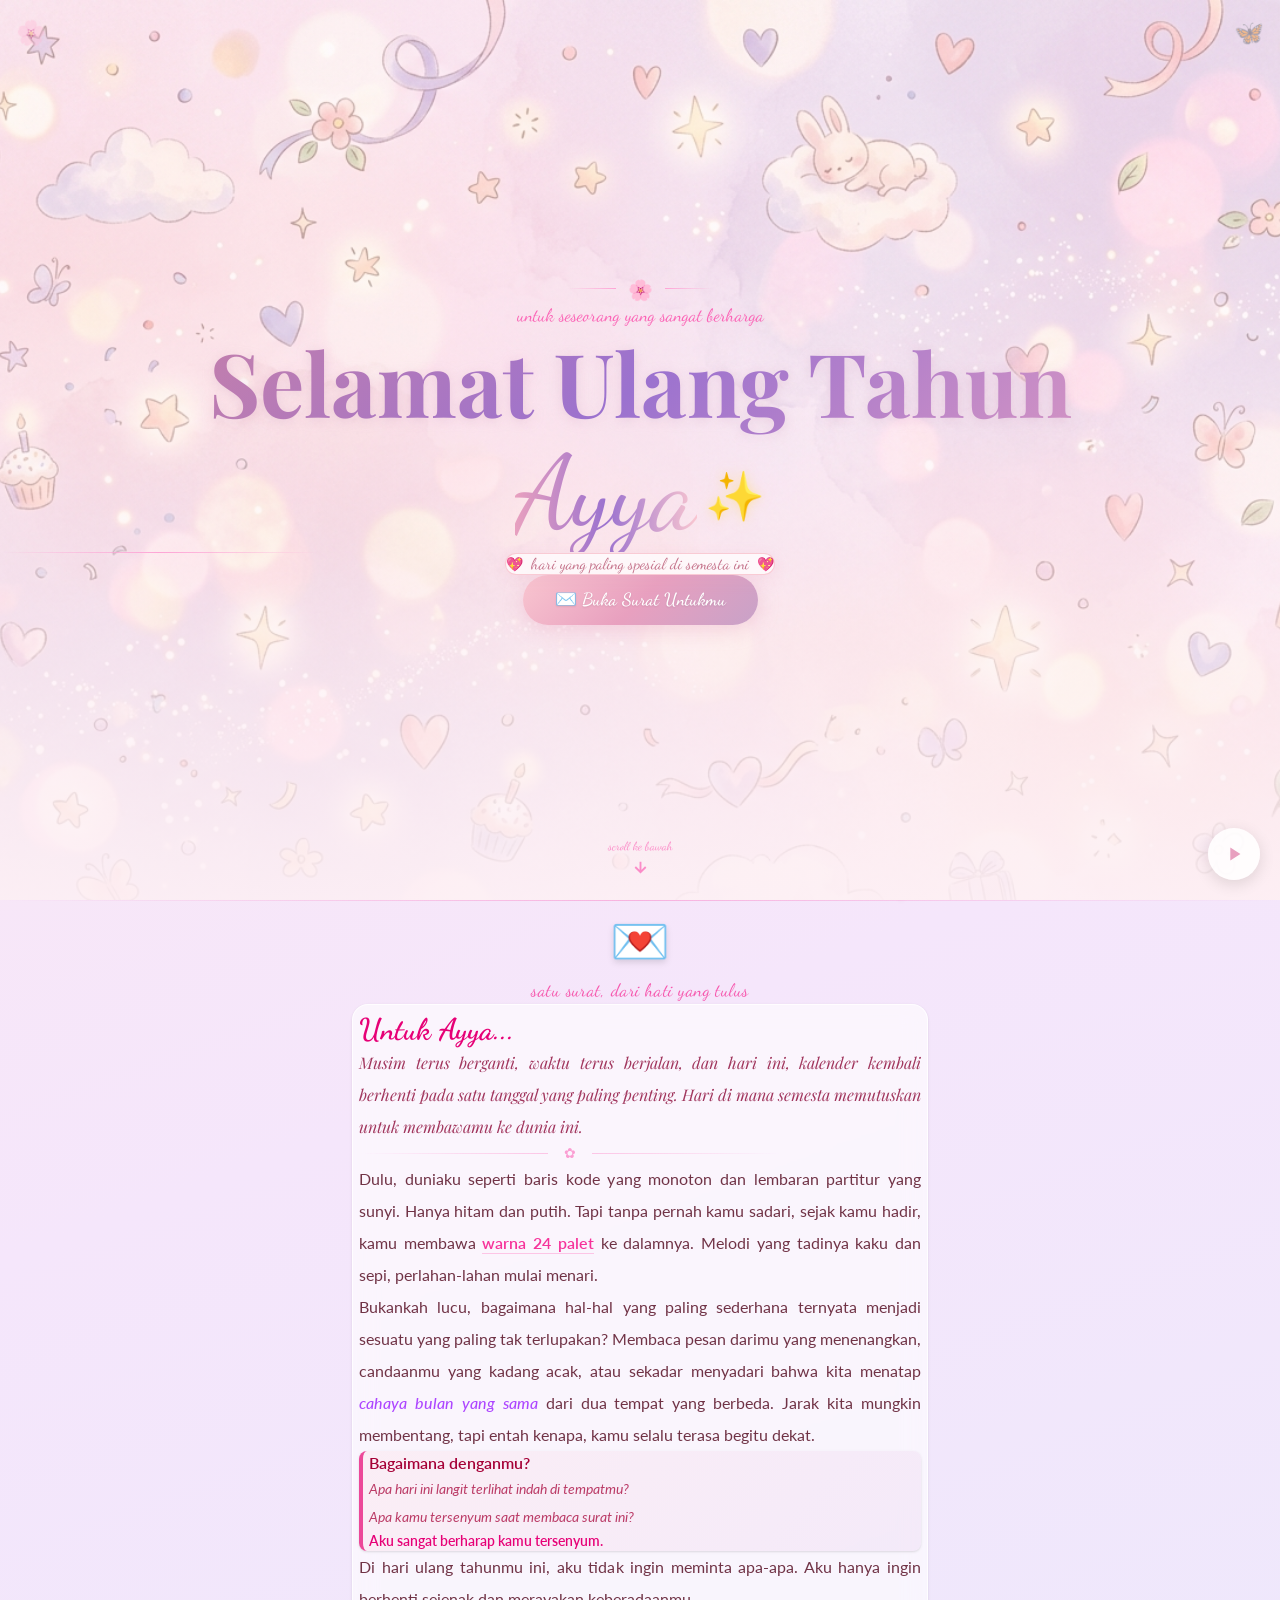
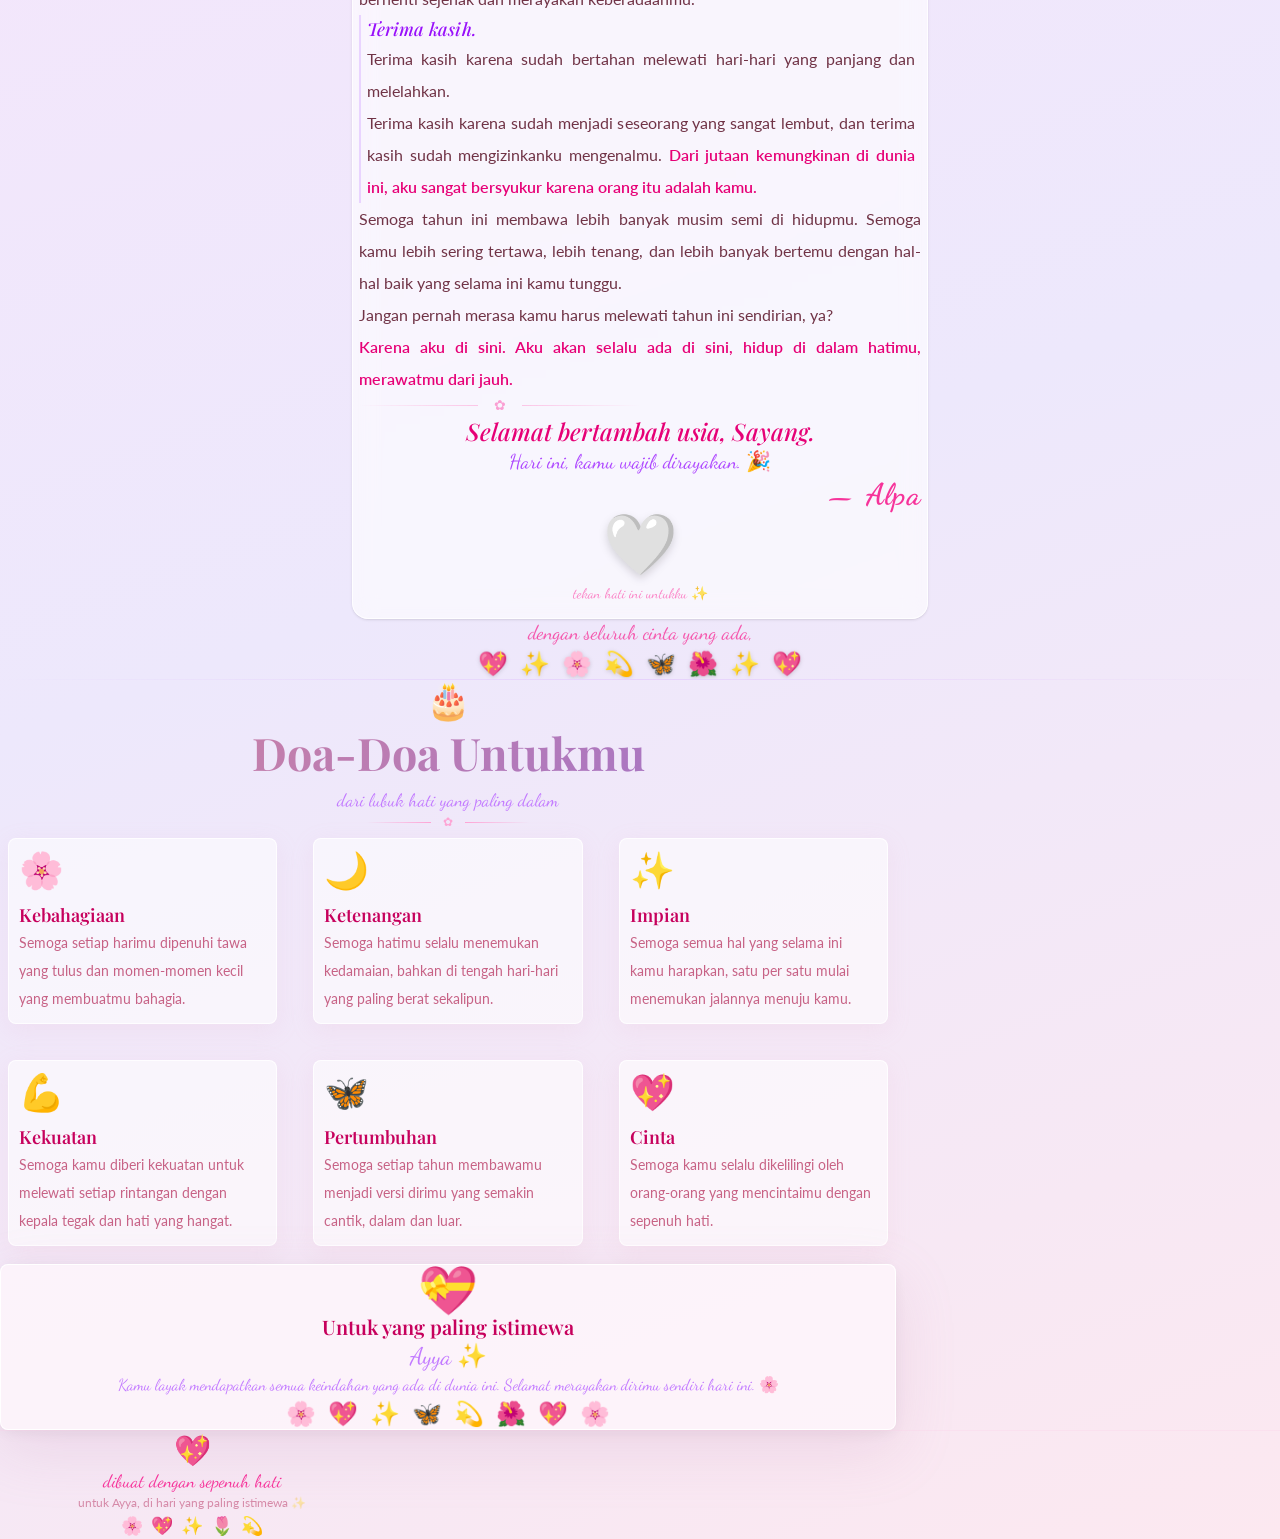
<file: ultah/index.html>
<!doctype html>
<html lang="id">
  <head>
    <meta charset="UTF-8" />
    <link rel="icon" type="image/svg+xml" href="data:image/svg+xml,<svg xmlns='http://www.w3.org/2000/svg' viewBox='0 0 100 100'><text y='.9em' font-size='90'>🌸</text></svg>" />
    <meta name="viewport" content="width=device-width, initial-scale=1.0" />
    <title>Selamat Ulang Tahun, Ayya 🌸</title>
    <meta name="description" content="Sebuah surat cinta untuk merayakan hari istimewa Ayya. Selamat ulang tahun, Sayang!" />
    <meta property="og:title" content="Selamat Ulang Tahun, Ayya 🌸" />
    <meta property="og:description" content="Sebuah surat cinta untuk merayakan hari istimewa Ayya." />
    <meta name="theme-color" content="#f9c6d0" />
    <script type="module" crossorigin src="./assets/index-DV5eTbkN.js"></script>
    <link rel="stylesheet" crossorigin href="./assets/index-Bk3b-ClI.css">
  </head>
  <body>
    <div id="root"></div>
  </body>
</html>
</file>
<file: ultah/assets/index-Bk3b-ClI.css>
@import "https://fonts.googleapis.com/css2?family=Playfair+Display:ital,wght@0,400;0,500;0,600;1,400;1,500&family=Lato:wght@300;400;700&family=Dancing+Script:wght@400;600;700&display=swap";@layer components;@layer properties{@supports (((-webkit-hyphens:none)) and (not (margin-trim:inline))) or ((-moz-orient:inline) and (not (color:rgb(from red r g b)))){*,:before,:after,::backdrop{--tw-translate-x:0;--tw-translate-y:0;--tw-translate-z:0;--tw-rotate-x:initial;--tw-rotate-y:initial;--tw-rotate-z:initial;--tw-skew-x:initial;--tw-skew-y:initial;--tw-space-y-reverse:0;--tw-border-style:solid;--tw-gradient-position:initial;--tw-gradient-from:#0000;--tw-gradient-via:#0000;--tw-gradient-to:#0000;--tw-gradient-stops:initial;--tw-gradient-via-stops:initial;--tw-gradient-from-position:0%;--tw-gradient-via-position:50%;--tw-gradient-to-position:100%;--tw-leading:initial;--tw-font-weight:initial;--tw-tracking:initial;--tw-shadow:0 0 #0000;--tw-shadow-color:initial;--tw-shadow-alpha:100%;--tw-inset-shadow:0 0 #0000;--tw-inset-shadow-color:initial;--tw-inset-shadow-alpha:100%;--tw-ring-color:initial;--tw-ring-shadow:0 0 #0000;--tw-inset-ring-color:initial;--tw-inset-ring-shadow:0 0 #0000;--tw-ring-inset:initial;--tw-ring-offset-width:0px;--tw-ring-offset-color:#fff;--tw-ring-offset-shadow:0 0 #0000;--tw-blur:initial;--tw-brightness:initial;--tw-contrast:initial;--tw-grayscale:initial;--tw-hue-rotate:initial;--tw-invert:initial;--tw-opacity:initial;--tw-saturate:initial;--tw-sepia:initial;--tw-drop-shadow:initial;--tw-drop-shadow-color:initial;--tw-drop-shadow-alpha:100%;--tw-drop-shadow-size:initial;--tw-backdrop-blur:initial;--tw-backdrop-brightness:initial;--tw-backdrop-contrast:initial;--tw-backdrop-grayscale:initial;--tw-backdrop-hue-rotate:initial;--tw-backdrop-invert:initial;--tw-backdrop-opacity:initial;--tw-backdrop-saturate:initial;--tw-backdrop-sepia:initial;--tw-duration:initial;--tw-ease:initial;--tw-scale-x:1;--tw-scale-y:1;--tw-scale-z:1}}}@layer theme{:root,:host{--font-sans:-apple-system, BlinkMacSystemFont, "Segoe UI", Roboto, "Helvetica Neue", "Noto Sans", Arial, sans-serif, "Apple Color Emoji", "Segoe UI Emoji", "Segoe UI Symbol", "Noto Color Emoji";--font-mono:ui-monospace, SFMono-Regular, Menlo, Monaco, Consolas, "Liberation Mono", "Courier New", monospace;--color-yellow-300:oklch(90.5% .182 98.111);--color-purple-200:oklch(90.2% .063 306.703);--color-purple-300:oklch(82.7% .119 306.383);--color-purple-400:oklch(71.4% .203 305.504);--color-purple-500:oklch(62.7% .265 303.9);--color-purple-600:oklch(55.8% .288 302.321);--color-pink-200:oklch(89.9% .061 343.231);--color-pink-300:oklch(82.3% .12 346.018);--color-pink-400:oklch(71.8% .202 349.761);--color-pink-500:oklch(65.6% .241 354.308);--color-pink-600:oklch(59.2% .249 .584);--color-pink-700:oklch(52.5% .223 3.958);--color-rose-800:oklch(45.5% .188 13.697);--color-rose-900:oklch(41% .159 10.272);--color-rose-950:oklch(27.1% .105 12.094);--color-white:#fff;--spacing:.25rem;--container-xs:20rem;--container-sm:24rem;--container-xl:36rem;--container-2xl:42rem;--container-4xl:56rem;--text-xs:.75rem;--text-xs--line-height:calc(1 / .75);--text-sm:.875rem;--text-sm--line-height:calc(1.25 / .875);--text-base:1rem;--text-base--line-height:calc(1.5 / 1);--text-lg:1.125rem;--text-lg--line-height:calc(1.75 / 1.125);--text-xl:1.25rem;--text-xl--line-height:calc(1.75 / 1.25);--text-2xl:1.5rem;--text-2xl--line-height:calc(2 / 1.5);--text-3xl:1.875rem;--text-3xl--line-height:calc(2.25 / 1.875);--text-4xl:2.25rem;--text-4xl--line-height:calc(2.5 / 2.25);--text-5xl:3rem;--text-5xl--line-height:1;--text-6xl:3.75rem;--text-6xl--line-height:1;--font-weight-medium:500;--font-weight-semibold:600;--font-weight-bold:700;--tracking-wide:.025em;--tracking-wider:.05em;--leading-tight:1.25;--leading-snug:1.375;--leading-loose:2;--radius-lg:.5rem;--radius-2xl:1rem;--drop-shadow-sm:0 1px 2px #00000026;--drop-shadow-md:0 3px 3px #0000001f;--drop-shadow-lg:0 4px 4px #00000026;--ease-out:cubic-bezier(0, 0, .2, 1);--ease-in-out:cubic-bezier(.4, 0, .2, 1);--animate-pulse:pulse 2s cubic-bezier(.4, 0, .6, 1) infinite;--blur-md:12px;--default-transition-duration:.15s;--default-transition-timing-function:cubic-bezier(.4, 0, .2, 1);--default-font-family:var(--font-sans);--default-mono-font-family:var(--font-mono)}}@layer base{*,:after,:before,::backdrop{box-sizing:border-box;border:0 solid;margin:0;padding:0}::file-selector-button{box-sizing:border-box;border:0 solid;margin:0;padding:0}html,:host{-webkit-text-size-adjust:100%;tab-size:4;line-height:1.5;font-family:var(--default-font-family,-apple-system, BlinkMacSystemFont, "Segoe UI", Roboto, "Helvetica Neue", "Noto Sans", Arial, sans-serif, "Apple Color Emoji", "Segoe UI Emoji", "Segoe UI Symbol", "Noto Color Emoji");font-feature-settings:var(--default-font-feature-settings,normal);font-variation-settings:var(--default-font-variation-settings,normal);-webkit-tap-highlight-color:transparent}hr{height:0;color:inherit;border-top-width:1px}abbr:where([title]){-webkit-text-decoration:underline dotted;text-decoration:underline dotted}h1,h2,h3,h4,h5,h6{font-size:inherit;font-weight:inherit}a{color:inherit;-webkit-text-decoration:inherit;-webkit-text-decoration:inherit;-webkit-text-decoration:inherit;-webkit-text-decoration:inherit;text-decoration:inherit}b,strong{font-weight:bolder}code,kbd,samp,pre{font-family:var(--default-mono-font-family,ui-monospace, SFMono-Regular, Menlo, Monaco, Consolas, "Liberation Mono", "Courier New", monospace);font-feature-settings:var(--default-mono-font-feature-settings,normal);font-variation-settings:var(--default-mono-font-variation-settings,normal);font-size:1em}small{font-size:80%}sub,sup{vertical-align:baseline;font-size:75%;line-height:0;position:relative}sub{bottom:-.25em}sup{top:-.5em}table{text-indent:0;border-color:inherit;border-collapse:collapse}:-moz-focusring:where(:not(iframe)){outline:auto}progress{vertical-align:baseline}summary{display:list-item}ol,ul,menu{list-style:none}img,svg,video,canvas,audio,iframe,embed,object{vertical-align:middle;display:block}img,video{max-width:100%;height:auto}button,input,select,optgroup,textarea{font:inherit;font-feature-settings:inherit;font-variation-settings:inherit;letter-spacing:inherit;color:inherit;opacity:1;background-color:#0000;border-radius:0}::file-selector-button{font:inherit;font-feature-settings:inherit;font-variation-settings:inherit;letter-spacing:inherit;color:inherit;opacity:1;background-color:#0000;border-radius:0}:where(select:is([multiple],[size])) optgroup{font-weight:bolder}:where(select:is([multiple],[size])) optgroup option{padding-inline-start:20px}::file-selector-button{margin-inline-end:4px}::placeholder{opacity:1}@supports (not ((-webkit-appearance:-apple-pay-button))) or (contain-intrinsic-size:1px){::placeholder{color:currentColor}@supports (color:color-mix(in lab, red, red)){::placeholder{color:color-mix(in oklab, currentcolor 50%, transparent)}}}textarea{resize:vertical}::-webkit-search-decoration{-webkit-appearance:none}::-webkit-date-and-time-value{min-height:1lh;text-align:inherit}::-webkit-datetime-edit{display:inline-flex}::-webkit-datetime-edit-fields-wrapper{padding:0}::-webkit-datetime-edit{padding-block:0}::-webkit-datetime-edit-year-field{padding-block:0}::-webkit-datetime-edit-month-field{padding-block:0}::-webkit-datetime-edit-day-field{padding-block:0}::-webkit-datetime-edit-hour-field{padding-block:0}::-webkit-datetime-edit-minute-field{padding-block:0}::-webkit-datetime-edit-second-field{padding-block:0}::-webkit-datetime-edit-millisecond-field{padding-block:0}::-webkit-datetime-edit-meridiem-field{padding-block:0}::-webkit-calendar-picker-indicator{line-height:1}:-moz-ui-invalid{box-shadow:none}button,input:where([type=button],[type=reset],[type=submit]){appearance:button}::file-selector-button{appearance:button}::-webkit-inner-spin-button{height:auto}::-webkit-outer-spin-button{height:auto}[hidden]:where(:not([hidden=until-found])){display:none!important}}@layer utilities{.pointer-events-none{pointer-events:none}.\!visible{visibility:visible!important}.visible{visibility:visible}.absolute{position:absolute}.fixed{position:fixed}.relative{position:relative}.inset-0{inset:0}.top-0{top:0}.top-4{top:calc(var(--spacing) * 4)}.right-0{right:0}.right-4{right:calc(var(--spacing) * 4)}.right-5{right:calc(var(--spacing) * 5)}.-bottom-0\.5{bottom:calc(var(--spacing) * -.5)}.bottom-5{bottom:calc(var(--spacing) * 5)}.bottom-6{bottom:calc(var(--spacing) * 6)}.left-0{left:0}.left-1\/2{left:50%}.left-4{left:calc(var(--spacing) * 4)}.z-0{z-index:0}.z-10{z-index:10}.z-50{z-index:50}.mx-auto{margin-inline:auto}.mt-1\.5{margin-top:calc(var(--spacing) * 1.5)}.mt-2{margin-top:calc(var(--spacing) * 2)}.mt-4{margin-top:calc(var(--spacing) * 4)}.mt-7{margin-top:calc(var(--spacing) * 7)}.mt-12{margin-top:calc(var(--spacing) * 12)}.mb-1\.5{margin-bottom:calc(var(--spacing) * 1.5)}.mb-2{margin-bottom:calc(var(--spacing) * 2)}.mb-3{margin-bottom:calc(var(--spacing) * 3)}.mb-4{margin-bottom:calc(var(--spacing) * 4)}.mb-5{margin-bottom:calc(var(--spacing) * 5)}.mb-6{margin-bottom:calc(var(--spacing) * 6)}.mb-8{margin-bottom:calc(var(--spacing) * 8)}.mb-12{margin-bottom:calc(var(--spacing) * 12)}.block{display:block}.flex{display:flex}.grid{display:grid}.inline-block{display:inline-block}.inline-flex{display:inline-flex}.h-13{height:calc(var(--spacing) * 13)}.h-px{height:1px}.min-h-6{min-height:calc(var(--spacing) * 6)}.min-h-screen{min-height:100vh}.w-1\/2{width:50%}.w-3\/4{width:75%}.w-12{width:calc(var(--spacing) * 12)}.w-13{width:calc(var(--spacing) * 13)}.w-16{width:calc(var(--spacing) * 16)}.w-full{width:100%}.max-w-sm{max-width:var(--container-sm)}.max-w-xl{max-width:var(--container-xl)}.max-w-xs{max-width:var(--container-xs)}.flex-1{flex:1}.-translate-x-1\/2{--tw-translate-x:calc(calc(1 / 2 * 100%) * -1);translate:var(--tw-translate-x) var(--tw-translate-y)}.translate-y-0{--tw-translate-y:0px;translate:var(--tw-translate-x) var(--tw-translate-y)}.translate-y-8{--tw-translate-y:calc(var(--spacing) * 8);translate:var(--tw-translate-x) var(--tw-translate-y)}.transform{transform:var(--tw-rotate-x,) var(--tw-rotate-y,) var(--tw-rotate-z,) var(--tw-skew-x,) var(--tw-skew-y,)}.animate-pulse{animation:var(--animate-pulse)}.cursor-default{cursor:default}.cursor-pointer{cursor:pointer}.grid-cols-1{grid-template-columns:repeat(1,minmax(0,1fr))}.flex-col{flex-direction:column}.flex-wrap{flex-wrap:wrap}.items-center{align-items:center}.items-start{align-items:flex-start}.justify-center{justify-content:center}.gap-1{gap:var(--spacing)}.gap-2{gap:calc(var(--spacing) * 2)}.gap-3{gap:calc(var(--spacing) * 3)}.gap-4{gap:calc(var(--spacing) * 4)}.gap-5{gap:calc(var(--spacing) * 5)}:where(.space-y-2>:not(:last-child)){--tw-space-y-reverse:0;margin-block-start:calc(calc(var(--spacing) * 2) * var(--tw-space-y-reverse));margin-block-end:calc(calc(var(--spacing) * 2) * calc(1 - var(--tw-space-y-reverse)))}:where(.space-y-3>:not(:last-child)){--tw-space-y-reverse:0;margin-block-start:calc(calc(var(--spacing) * 3) * var(--tw-space-y-reverse));margin-block-end:calc(calc(var(--spacing) * 3) * calc(1 - var(--tw-space-y-reverse)))}:where(.space-y-4>:not(:last-child)){--tw-space-y-reverse:0;margin-block-start:calc(calc(var(--spacing) * 4) * var(--tw-space-y-reverse));margin-block-end:calc(calc(var(--spacing) * 4) * calc(1 - var(--tw-space-y-reverse)))}:where(.space-y-7>:not(:last-child)){--tw-space-y-reverse:0;margin-block-start:calc(calc(var(--spacing) * 7) * var(--tw-space-y-reverse));margin-block-end:calc(calc(var(--spacing) * 7) * calc(1 - var(--tw-space-y-reverse)))}.overflow-hidden{overflow:hidden}.rounded-2xl{border-radius:var(--radius-2xl)}.rounded-full{border-radius:2147483647px}.rounded-lg{border-radius:var(--radius-lg)}.border{border-style:var(--tw-border-style);border-width:1px}.border-0{border-style:var(--tw-border-style);border-width:0}.border-t{border-top-style:var(--tw-border-style);border-top-width:1px}.border-l-2{border-left-style:var(--tw-border-style);border-left-width:2px}.border-l-4{border-left-style:var(--tw-border-style);border-left-width:4px}.border-pink-200\/30{border-color:#fccee84d}@supports (color:color-mix(in lab, red, red)){.border-pink-200\/30{border-color:color-mix(in oklab, var(--color-pink-200) 30%, transparent)}}.border-purple-200{border-color:var(--color-purple-200)}.border-white\/80{border-color:#fffc}@supports (color:color-mix(in lab, red, red)){.border-white\/80{border-color:color-mix(in oklab, var(--color-white) 80%, transparent)}}.bg-pink-300\/60{background-color:#fda5d599}@supports (color:color-mix(in lab, red, red)){.bg-pink-300\/60{background-color:color-mix(in oklab, var(--color-pink-300) 60%, transparent)}}.bg-transparent{background-color:#0000}.bg-white\/60{background-color:#fff9}@supports (color:color-mix(in lab, red, red)){.bg-white\/60{background-color:color-mix(in oklab, var(--color-white) 60%, transparent)}}.bg-gradient-to-l{--tw-gradient-position:to left in oklab;background-image:linear-gradient(var(--tw-gradient-stops))}.bg-gradient-to-r{--tw-gradient-position:to right in oklab;background-image:linear-gradient(var(--tw-gradient-stops))}.from-transparent{--tw-gradient-from:transparent;--tw-gradient-stops:var(--tw-gradient-via-stops,var(--tw-gradient-position), var(--tw-gradient-from) var(--tw-gradient-from-position), var(--tw-gradient-to) var(--tw-gradient-to-position))}.via-pink-300{--tw-gradient-via:var(--color-pink-300);--tw-gradient-via-stops:var(--tw-gradient-position), var(--tw-gradient-from) var(--tw-gradient-from-position), var(--tw-gradient-via) var(--tw-gradient-via-position), var(--tw-gradient-to) var(--tw-gradient-to-position);--tw-gradient-stops:var(--tw-gradient-via-stops)}.via-pink-400\/40{--tw-gradient-via:#fb64b666}@supports (color:color-mix(in lab, red, red)){.via-pink-400\/40{--tw-gradient-via:color-mix(in oklab, var(--color-pink-400) 40%, transparent)}}.via-pink-400\/40{--tw-gradient-via-stops:var(--tw-gradient-position), var(--tw-gradient-from) var(--tw-gradient-from-position), var(--tw-gradient-via) var(--tw-gradient-via-position), var(--tw-gradient-to) var(--tw-gradient-to-position);--tw-gradient-stops:var(--tw-gradient-via-stops)}.via-purple-300\/40{--tw-gradient-via:#d9b3ff66}@supports (color:color-mix(in lab, red, red)){.via-purple-300\/40{--tw-gradient-via:color-mix(in oklab, var(--color-purple-300) 40%, transparent)}}.via-purple-300\/40{--tw-gradient-via-stops:var(--tw-gradient-position), var(--tw-gradient-from) var(--tw-gradient-from-position), var(--tw-gradient-via) var(--tw-gradient-via-position), var(--tw-gradient-to) var(--tw-gradient-to-position);--tw-gradient-stops:var(--tw-gradient-via-stops)}.to-pink-300{--tw-gradient-to:var(--color-pink-300);--tw-gradient-stops:var(--tw-gradient-via-stops,var(--tw-gradient-position), var(--tw-gradient-from) var(--tw-gradient-from-position), var(--tw-gradient-to) var(--tw-gradient-to-position))}.to-transparent{--tw-gradient-to:transparent;--tw-gradient-stops:var(--tw-gradient-via-stops,var(--tw-gradient-position), var(--tw-gradient-from) var(--tw-gradient-from-position), var(--tw-gradient-to) var(--tw-gradient-to-position))}.p-5{padding:calc(var(--spacing) * 5)}.p-6{padding:calc(var(--spacing) * 6)}.px-4{padding-inline:calc(var(--spacing) * 4)}.px-5{padding-inline:calc(var(--spacing) * 5)}.px-6{padding-inline:calc(var(--spacing) * 6)}.px-8{padding-inline:calc(var(--spacing) * 8)}.py-1{padding-block:var(--spacing)}.py-2{padding-block:calc(var(--spacing) * 2)}.py-10{padding-block:calc(var(--spacing) * 10)}.py-20{padding-block:calc(var(--spacing) * 20)}.pt-1{padding-top:var(--spacing)}.pt-2{padding-top:calc(var(--spacing) * 2)}.pt-4{padding-top:calc(var(--spacing) * 4)}.pt-8{padding-top:calc(var(--spacing) * 8)}.pb-2{padding-bottom:calc(var(--spacing) * 2)}.pb-4{padding-bottom:calc(var(--spacing) * 4)}.pl-4{padding-left:calc(var(--spacing) * 4)}.text-center{text-align:center}.text-justify{text-align:justify}.text-right{text-align:right}.text-2xl{font-size:var(--text-2xl);line-height:var(--tw-leading,var(--text-2xl--line-height))}.text-3xl{font-size:var(--text-3xl);line-height:var(--tw-leading,var(--text-3xl--line-height))}.text-4xl{font-size:var(--text-4xl);line-height:var(--tw-leading,var(--text-4xl--line-height))}.text-5xl{font-size:var(--text-5xl);line-height:var(--tw-leading,var(--text-5xl--line-height))}.text-6xl{font-size:var(--text-6xl);line-height:var(--tw-leading,var(--text-6xl--line-height))}.text-base{font-size:var(--text-base);line-height:var(--tw-leading,var(--text-base--line-height))}.text-lg{font-size:var(--text-lg);line-height:var(--tw-leading,var(--text-lg--line-height))}.text-sm{font-size:var(--text-sm);line-height:var(--tw-leading,var(--text-sm--line-height))}.text-xl{font-size:var(--text-xl);line-height:var(--tw-leading,var(--text-xl--line-height))}.text-xs{font-size:var(--text-xs);line-height:var(--tw-leading,var(--text-xs--line-height))}.leading-loose{--tw-leading:var(--leading-loose);line-height:var(--leading-loose)}.leading-none{--tw-leading:1;line-height:1}.leading-snug{--tw-leading:var(--leading-snug);line-height:var(--leading-snug)}.leading-tight{--tw-leading:var(--leading-tight);line-height:var(--leading-tight)}.font-bold{--tw-font-weight:var(--font-weight-bold);font-weight:var(--font-weight-bold)}.font-medium{--tw-font-weight:var(--font-weight-medium);font-weight:var(--font-weight-medium)}.font-semibold{--tw-font-weight:var(--font-weight-semibold);font-weight:var(--font-weight-semibold)}.tracking-wide{--tw-tracking:var(--tracking-wide);letter-spacing:var(--tracking-wide)}.tracking-wider{--tw-tracking:var(--tracking-wider);letter-spacing:var(--tracking-wider)}.whitespace-nowrap{white-space:nowrap}.text-pink-300{color:var(--color-pink-300)}.text-pink-400{color:var(--color-pink-400)}.text-pink-500{color:var(--color-pink-500)}.text-pink-500\/80{color:#f6339acc}@supports (color:color-mix(in lab, red, red)){.text-pink-500\/80{color:color-mix(in oklab, var(--color-pink-500) 80%, transparent)}}.text-pink-600{color:var(--color-pink-600)}.text-pink-700{color:var(--color-pink-700)}.text-purple-400{color:var(--color-purple-400)}.text-purple-500{color:var(--color-purple-500)}.text-purple-600{color:var(--color-purple-600)}.text-rose-800{color:var(--color-rose-800)}.text-rose-800\/40{color:#a3003766}@supports (color:color-mix(in lab, red, red)){.text-rose-800\/40{color:color-mix(in oklab, var(--color-rose-800) 40%, transparent)}}.text-rose-800\/60{color:#a3003799}@supports (color:color-mix(in lab, red, red)){.text-rose-800\/60{color:color-mix(in oklab, var(--color-rose-800) 60%, transparent)}}.text-rose-800\/75{color:#a30037bf}@supports (color:color-mix(in lab, red, red)){.text-rose-800\/75{color:color-mix(in oklab, var(--color-rose-800) 75%, transparent)}}.text-rose-900\/80{color:#8b0836cc}@supports (color:color-mix(in lab, red, red)){.text-rose-900\/80{color:color-mix(in oklab, var(--color-rose-900) 80%, transparent)}}.text-rose-950\/80{color:#4d0218cc}@supports (color:color-mix(in lab, red, red)){.text-rose-950\/80{color:color-mix(in oklab, var(--color-rose-950) 80%, transparent)}}.text-yellow-300{color:var(--color-yellow-300)}.italic{font-style:italic}.not-italic{font-style:normal}.opacity-0{opacity:0}.opacity-40{opacity:.4}.opacity-60{opacity:.6}.opacity-70{opacity:.7}.opacity-80{opacity:.8}.opacity-100{opacity:1}.shadow-sm{--tw-shadow:0 1px 3px 0 var(--tw-shadow-color,#0000001a), 0 1px 2px -1px var(--tw-shadow-color,#0000001a);box-shadow:var(--tw-inset-shadow), var(--tw-inset-ring-shadow), var(--tw-ring-offset-shadow), var(--tw-ring-shadow), var(--tw-shadow)}.drop-shadow-lg{--tw-drop-shadow-size:drop-shadow(0 4px 4px var(--tw-drop-shadow-color,#00000026));--tw-drop-shadow:drop-shadow(var(--drop-shadow-lg));filter:var(--tw-blur,) var(--tw-brightness,) var(--tw-contrast,) var(--tw-grayscale,) var(--tw-hue-rotate,) var(--tw-invert,) var(--tw-saturate,) var(--tw-sepia,) var(--tw-drop-shadow,)}.drop-shadow-md{--tw-drop-shadow-size:drop-shadow(0 3px 3px var(--tw-drop-shadow-color,#0000001f));--tw-drop-shadow:drop-shadow(var(--drop-shadow-md));filter:var(--tw-blur,) var(--tw-brightness,) var(--tw-contrast,) var(--tw-grayscale,) var(--tw-hue-rotate,) var(--tw-invert,) var(--tw-saturate,) var(--tw-sepia,) var(--tw-drop-shadow,)}.drop-shadow-sm{--tw-drop-shadow-size:drop-shadow(0 1px 2px var(--tw-drop-shadow-color,#00000026));--tw-drop-shadow:drop-shadow(var(--drop-shadow-sm));filter:var(--tw-blur,) var(--tw-brightness,) var(--tw-contrast,) var(--tw-grayscale,) var(--tw-hue-rotate,) var(--tw-invert,) var(--tw-saturate,) var(--tw-sepia,) var(--tw-drop-shadow,)}.filter{filter:var(--tw-blur,) var(--tw-brightness,) var(--tw-contrast,) var(--tw-grayscale,) var(--tw-hue-rotate,) var(--tw-invert,) var(--tw-saturate,) var(--tw-sepia,) var(--tw-drop-shadow,)}.backdrop-blur-md{--tw-backdrop-blur:blur(var(--blur-md));-webkit-backdrop-filter:var(--tw-backdrop-blur,) var(--tw-backdrop-brightness,) var(--tw-backdrop-contrast,) var(--tw-backdrop-grayscale,) var(--tw-backdrop-hue-rotate,) var(--tw-backdrop-invert,) var(--tw-backdrop-opacity,) var(--tw-backdrop-saturate,) var(--tw-backdrop-sepia,);backdrop-filter:var(--tw-backdrop-blur,) var(--tw-backdrop-brightness,) var(--tw-backdrop-contrast,) var(--tw-backdrop-grayscale,) var(--tw-backdrop-hue-rotate,) var(--tw-backdrop-invert,) var(--tw-backdrop-opacity,) var(--tw-backdrop-saturate,) var(--tw-backdrop-sepia,)}.transition{transition-property:color,background-color,border-color,outline-color,text-decoration-color,fill,stroke,--tw-gradient-from,--tw-gradient-via,--tw-gradient-to,opacity,box-shadow,transform,translate,scale,rotate,filter,-webkit-backdrop-filter,backdrop-filter,display,content-visibility,overlay,pointer-events;transition-timing-function:var(--tw-ease,var(--default-transition-timing-function));transition-duration:var(--tw-duration,var(--default-transition-duration))}.transition-all{transition-property:all;transition-timing-function:var(--tw-ease,var(--default-transition-timing-function));transition-duration:var(--tw-duration,var(--default-transition-duration))}.transition-transform{transition-property:transform,translate,scale,rotate;transition-timing-function:var(--tw-ease,var(--default-transition-timing-function));transition-duration:var(--tw-duration,var(--default-transition-duration))}.duration-300{--tw-duration:.3s;transition-duration:.3s}.duration-500{--tw-duration:.5s;transition-duration:.5s}.duration-1000{--tw-duration:1s;transition-duration:1s}.ease-in-out{--tw-ease:var(--ease-in-out);transition-timing-function:var(--ease-in-out)}.ease-out{--tw-ease:var(--ease-out);transition-timing-function:var(--ease-out)}.outline-none{--tw-outline-style:none;outline-style:none}.select-none{-webkit-user-select:none;user-select:none}@media (hover:hover){.hover\:scale-110:hover{--tw-scale-x:110%;--tw-scale-y:110%;--tw-scale-z:110%;scale:var(--tw-scale-x) var(--tw-scale-y)}.hover\:scale-125:hover{--tw-scale-x:125%;--tw-scale-y:125%;--tw-scale-z:125%;scale:var(--tw-scale-x) var(--tw-scale-y)}}.active\:scale-90:active{--tw-scale-x:90%;--tw-scale-y:90%;--tw-scale-z:90%;scale:var(--tw-scale-x) var(--tw-scale-y)}@media (width>=40rem){.sm\:max-w-2xl{max-width:var(--container-2xl)}.sm\:grid-cols-2{grid-template-columns:repeat(2,minmax(0,1fr))}.sm\:p-6{padding:calc(var(--spacing) * 6)}.sm\:p-7{padding:calc(var(--spacing) * 7)}.sm\:px-8{padding-inline:calc(var(--spacing) * 8)}.sm\:px-10{padding-inline:calc(var(--spacing) * 10)}.sm\:px-12{padding-inline:calc(var(--spacing) * 12)}.sm\:py-12{padding-block:calc(var(--spacing) * 12)}.sm\:text-2xl{font-size:var(--text-2xl);line-height:var(--tw-leading,var(--text-2xl--line-height))}.sm\:text-3xl{font-size:var(--text-3xl);line-height:var(--tw-leading,var(--text-3xl--line-height))}.sm\:text-base{font-size:var(--text-base);line-height:var(--tw-leading,var(--text-base--line-height))}.sm\:text-lg{font-size:var(--text-lg);line-height:var(--tw-leading,var(--text-lg--line-height))}.sm\:text-sm{font-size:var(--text-sm);line-height:var(--tw-leading,var(--text-sm--line-height))}.sm\:text-xl{font-size:var(--text-xl);line-height:var(--tw-leading,var(--text-xl--line-height))}}@media (width>=64rem){.lg\:max-w-4xl{max-width:var(--container-4xl)}.lg\:grid-cols-3{grid-template-columns:repeat(3,minmax(0,1fr))}}}:root{--pink-soft:#f9c6d0;--lavender:#d4b8e0;--rose:#e8a0bf;--cream:#fff8f0;--lilac:#c8a2c8;--blush:#ffb3c6}*{box-sizing:border-box;margin:0;padding:0}html{scroll-behavior:smooth}body{color:#5a3d4a;background-color:#fdf0f5;font-family:Lato,sans-serif;overflow-x:hidden}::-webkit-scrollbar{width:6px}::-webkit-scrollbar-track{background:#fde8ef}::-webkit-scrollbar-thumb{background:#e8a0bf;border-radius:10px}::-webkit-scrollbar-thumb:hover{background:#d4849d}@keyframes float-up{0%{opacity:0;transform:translateY(100vh)rotate(0)}10%{opacity:1}90%{opacity:.8}to{opacity:0;transform:translateY(-20vh)rotate(360deg)}}@keyframes pulse-glow{0%,to{box-shadow:0 0 20px #e8a0bf4d}50%{box-shadow:0 0 40px #e8a0bfb3,0 0 60px #d4b8e066}}@keyframes shimmer{0%{background-position:-200%}to{background-position:200%}}@keyframes bounce-slow{0%,to{transform:translateY(0)}50%{transform:translateY(-10px)}}@keyframes spin-slow{0%{transform:rotate(0)}to{transform:rotate(360deg)}}@keyframes twinkle{0%,to{opacity:1;transform:scale(1)}50%{opacity:.3;transform:scale(.8)}}@keyframes fadeInUp{0%{opacity:0;transform:translateY(30px)}to{opacity:1;transform:translateY(0)}}@keyframes slideInLeft{0%{opacity:0;transform:translate(-40px)}to{opacity:1;transform:translate(0)}}@keyframes scaleIn{0%{opacity:0;transform:scale(.8)}to{opacity:1;transform:scale(1)}}@keyframes heart-beat{0%,to{transform:scale(1)}14%{transform:scale(1.15)}28%{transform:scale(1)}42%{transform:scale(1.1)}70%{transform:scale(1)}}@keyframes confetti-fall{0%{opacity:1;transform:translateY(-10px)rotate(0)}to{opacity:0;transform:translateY(100vh)rotate(720deg)}}.font-playfair{font-family:Playfair Display,serif}.font-dancing{font-family:Dancing Script,cursive}.animate-float-up{animation:linear infinite float-up}.animate-pulse-glow{animation:3s ease-in-out infinite pulse-glow}.animate-shimmer{animation:3s linear infinite shimmer}.animate-bounce-slow{animation:3s ease-in-out infinite bounce-slow}.animate-spin-slow{animation:20s linear infinite spin-slow}.animate-twinkle{animation:ease-in-out infinite twinkle}.animate-fade-in-up{animation:.8s forwards fadeInUp}.animate-slide-in-left{animation:.8s forwards slideInLeft}.animate-scale-in{animation:.6s forwards scaleIn}.animate-heart-beat{animation:1.5s ease-in-out infinite heart-beat}.gradient-text{-webkit-text-fill-color:transparent;background:linear-gradient(135deg,#e8a0bf,#c8a2c8,#9b72cf);-webkit-background-clip:text;background-clip:text}.shimmer-text{-webkit-text-fill-color:transparent;background:linear-gradient(90deg,#e8a0bf 0%,#9b72cf 25%,#f9c6d0 50%,#9b72cf 75%,#e8a0bf 100%) 0 0/200%;-webkit-background-clip:text;background-clip:text;animation:4s linear infinite shimmer}.glass-card{-webkit-backdrop-filter:blur(16px);background:#ffffff8c;border:1px solid #fffc;border-radius:8px;margin:8px;padding:10px;box-shadow:0 8px 32px #e8a0bf26,0 2px 8px #0000000d}.glass-card-dark{-webkit-backdrop-filter:blur(20px);background:#fff8fcb3;border:1px solid #ffffffe6;border-radius:8px;margin-top:10px;box-shadow:0 20px 60px #c88cb433,0 4px 16px #0000000f}.btn-magical{color:#fff;cursor:pointer;text-shadow:0 1px 2px #0000001a;background:linear-gradient(135deg,#f9c6d0,#e8a0bf,#c8a2c8);border:none;border-radius:50px;padding:12px 32px;font-weight:600;transition:all .3s;box-shadow:0 4px 20px #e8a0bf66}.btn-magical:hover{transform:translateY(-3px)scale(1.03);box-shadow:0 8px 30px #e8a0bf99}.letter-page{background:linear-gradient(135deg,#fff8fcf2,#fff0fae6);border-radius:4px;box-shadow:0 2px 4px #0000000d,0 20px 60px #c88cb41f,inset 0 1px #ffffffe6}.confetti-particle{pointer-events:none;z-index:9999;border-radius:2px;width:8px;height:8px;animation:linear forwards confetti-fall;position:fixed}@property --tw-translate-x{syntax:"*";inherits:false;initial-value:0}@property --tw-translate-y{syntax:"*";inherits:false;initial-value:0}@property --tw-translate-z{syntax:"*";inherits:false;initial-value:0}@property --tw-rotate-x{syntax:"*";inherits:false}@property --tw-rotate-y{syntax:"*";inherits:false}@property --tw-rotate-z{syntax:"*";inherits:false}@property --tw-skew-x{syntax:"*";inherits:false}@property --tw-skew-y{syntax:"*";inherits:false}@property --tw-space-y-reverse{syntax:"*";inherits:false;initial-value:0}@property --tw-border-style{syntax:"*";inherits:false;initial-value:solid}@property --tw-gradient-position{syntax:"*";inherits:false}@property --tw-gradient-from{syntax:"<color>";inherits:false;initial-value:#0000}@property --tw-gradient-via{syntax:"<color>";inherits:false;initial-value:#0000}@property --tw-gradient-to{syntax:"<color>";inherits:false;initial-value:#0000}@property --tw-gradient-stops{syntax:"*";inherits:false}@property --tw-gradient-via-stops{syntax:"*";inherits:false}@property --tw-gradient-from-position{syntax:"<length-percentage>";inherits:false;initial-value:0%}@property --tw-gradient-via-position{syntax:"<length-percentage>";inherits:false;initial-value:50%}@property --tw-gradient-to-position{syntax:"<length-percentage>";inherits:false;initial-value:100%}@property --tw-leading{syntax:"*";inherits:false}@property --tw-font-weight{syntax:"*";inherits:false}@property --tw-tracking{syntax:"*";inherits:false}@property --tw-shadow{syntax:"*";inherits:false;initial-value:0 0 #0000}@property --tw-shadow-color{syntax:"*";inherits:false}@property --tw-shadow-alpha{syntax:"<percentage>";inherits:false;initial-value:100%}@property --tw-inset-shadow{syntax:"*";inherits:false;initial-value:0 0 #0000}@property --tw-inset-shadow-color{syntax:"*";inherits:false}@property --tw-inset-shadow-alpha{syntax:"<percentage>";inherits:false;initial-value:100%}@property --tw-ring-color{syntax:"*";inherits:false}@property --tw-ring-shadow{syntax:"*";inherits:false;initial-value:0 0 #0000}@property --tw-inset-ring-color{syntax:"*";inherits:false}@property --tw-inset-ring-shadow{syntax:"*";inherits:false;initial-value:0 0 #0000}@property --tw-ring-inset{syntax:"*";inherits:false}@property --tw-ring-offset-width{syntax:"<length>";inherits:false;initial-value:0}@property --tw-ring-offset-color{syntax:"*";inherits:false;initial-value:#fff}@property --tw-ring-offset-shadow{syntax:"*";inherits:false;initial-value:0 0 #0000}@property --tw-blur{syntax:"*";inherits:false}@property --tw-brightness{syntax:"*";inherits:false}@property --tw-contrast{syntax:"*";inherits:false}@property --tw-grayscale{syntax:"*";inherits:false}@property --tw-hue-rotate{syntax:"*";inherits:false}@property --tw-invert{syntax:"*";inherits:false}@property --tw-opacity{syntax:"*";inherits:false}@property --tw-saturate{syntax:"*";inherits:false}@property --tw-sepia{syntax:"*";inherits:false}@property --tw-drop-shadow{syntax:"*";inherits:false}@property --tw-drop-shadow-color{syntax:"*";inherits:false}@property --tw-drop-shadow-alpha{syntax:"<percentage>";inherits:false;initial-value:100%}@property --tw-drop-shadow-size{syntax:"*";inherits:false}@property --tw-backdrop-blur{syntax:"*";inherits:false}@property --tw-backdrop-brightness{syntax:"*";inherits:false}@property --tw-backdrop-contrast{syntax:"*";inherits:false}@property --tw-backdrop-grayscale{syntax:"*";inherits:false}@property --tw-backdrop-hue-rotate{syntax:"*";inherits:false}@property --tw-backdrop-invert{syntax:"*";inherits:false}@property --tw-backdrop-opacity{syntax:"*";inherits:false}@property --tw-backdrop-saturate{syntax:"*";inherits:false}@property --tw-backdrop-sepia{syntax:"*";inherits:false}@property --tw-duration{syntax:"*";inherits:false}@property --tw-ease{syntax:"*";inherits:false}@property --tw-scale-x{syntax:"*";inherits:false;initial-value:1}@property --tw-scale-y{syntax:"*";inherits:false;initial-value:1}@property --tw-scale-z{syntax:"*";inherits:false;initial-value:1}@keyframes pulse{50%{opacity:.5}}
</file>
